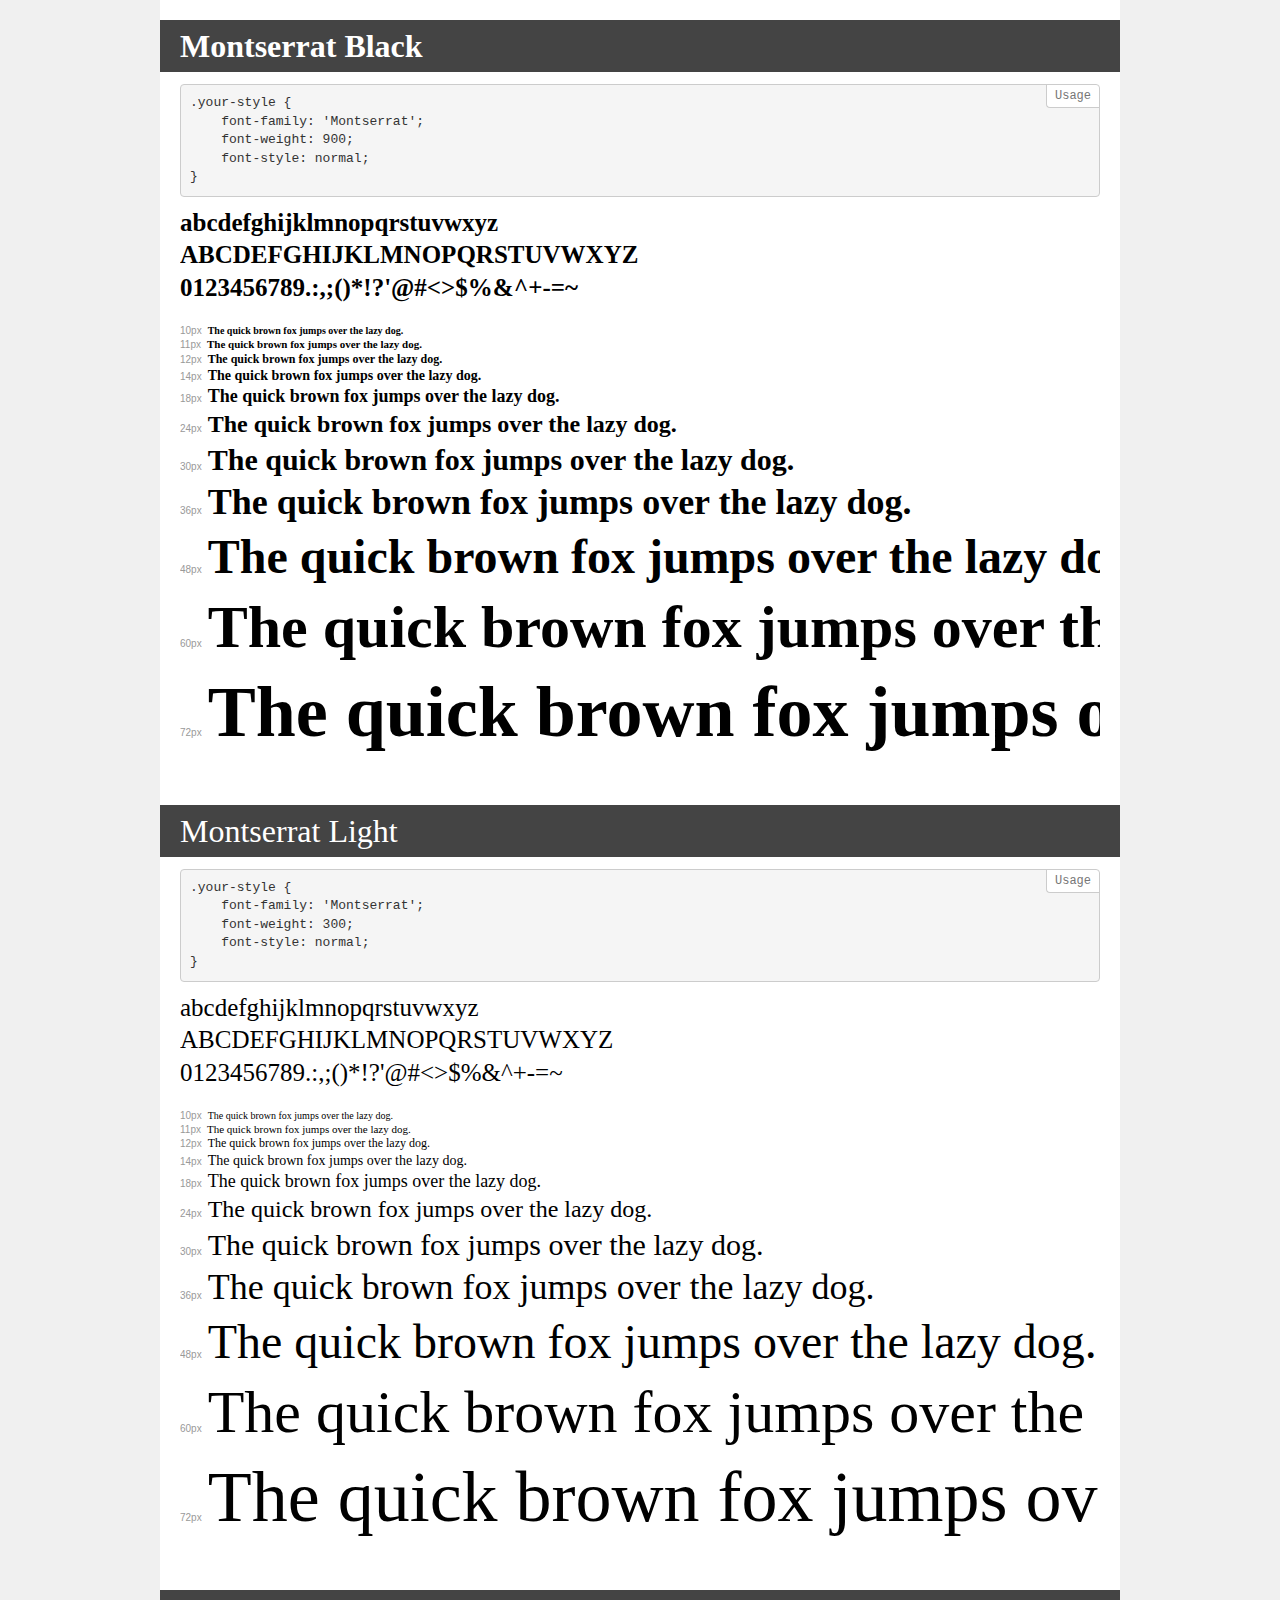
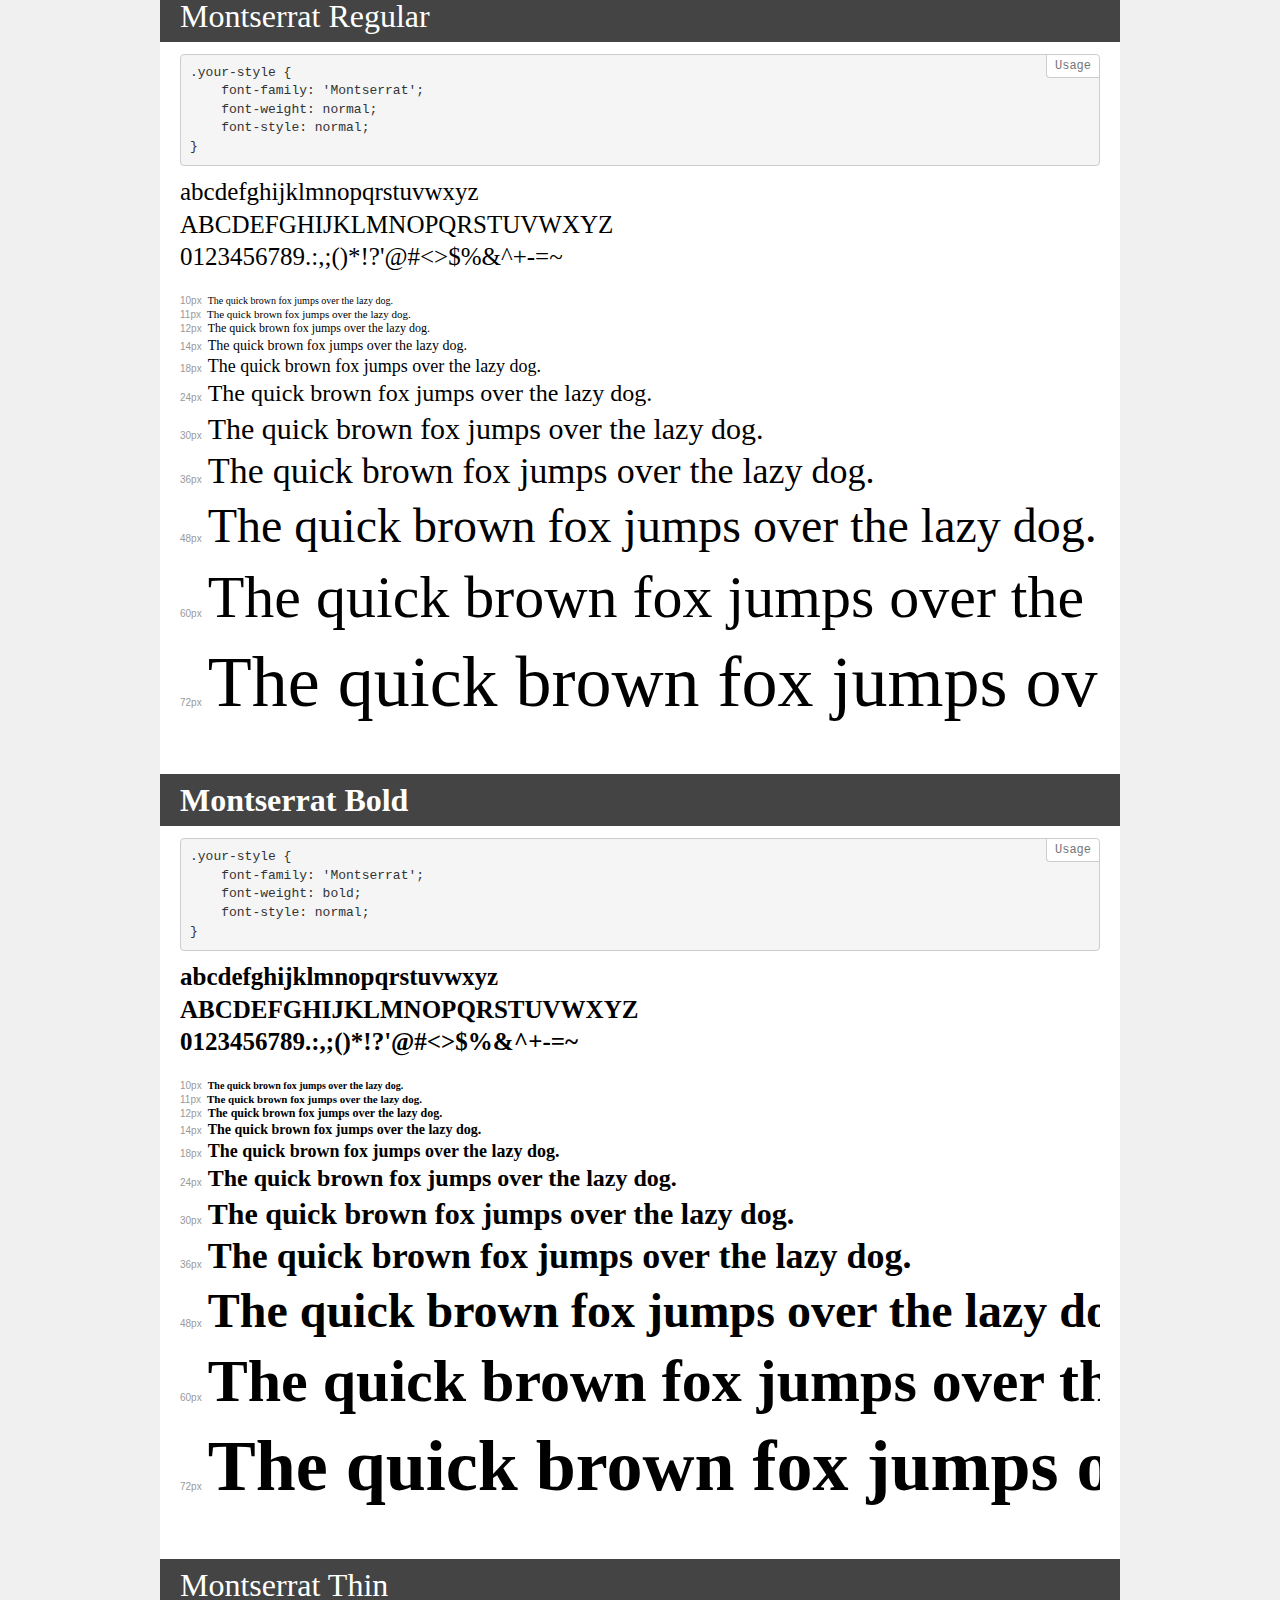
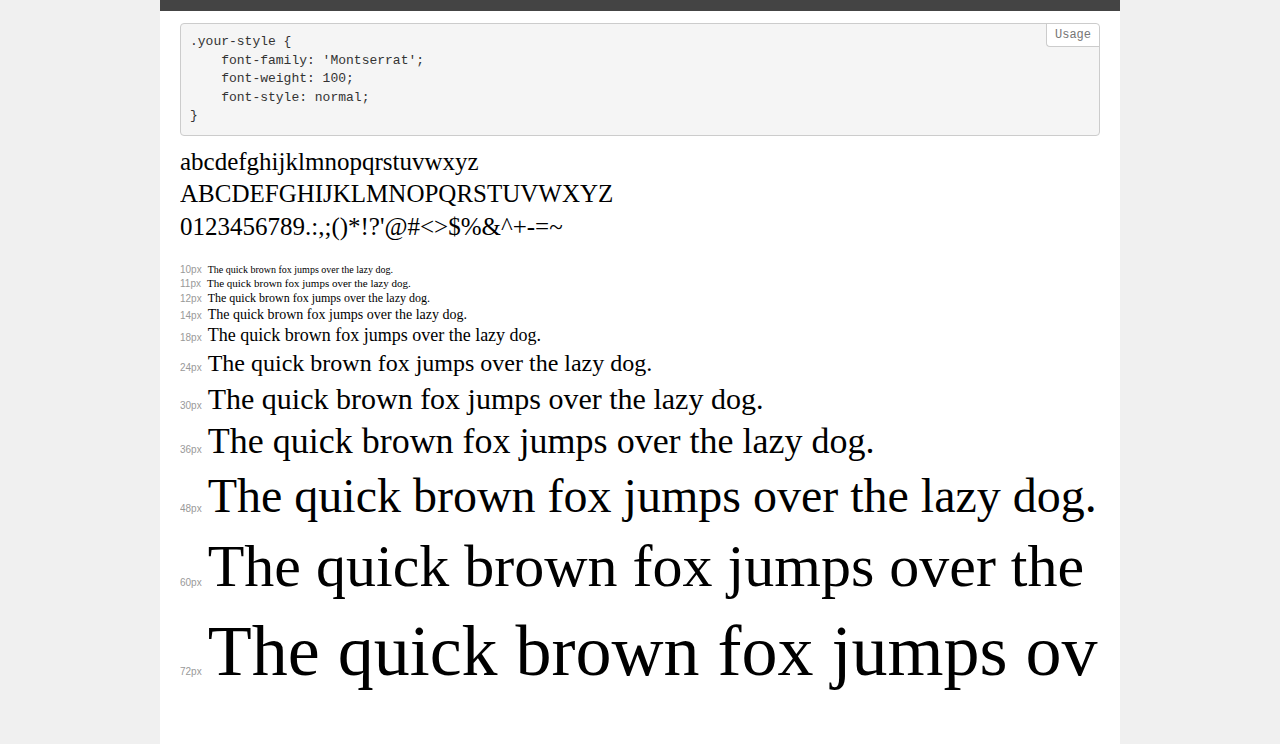
<file: fonts/demo.html>
<!DOCTYPE html>
<html lang="en">
<head>
    <meta charset="utf-8">
    <meta http-equiv="X-UA-Compatible" content="IE=edge">
    <meta name="viewport" content="width=device-width, initial-scale=1">
    <meta name="robots" content="noindex, noarchive">
    <meta name="format-detection" content="telephone=no">
    <title>Transfonter demo</title>
    <link href="stylesheet.css" rel="stylesheet">
    <style>
        /*
        http://meyerweb.com/eric/tools/css/reset/
        v2.0 | 20110126
        License: none (public domain)
        */
        html, body, div, span, applet, object, iframe,
        h1, h2, h3, h4, h5, h6, p, blockquote, pre,
        a, abbr, acronym, address, big, cite, code,
        del, dfn, em, img, ins, kbd, q, s, samp,
        small, strike, strong, sub, sup, tt, var,
        b, u, i, center,
        dl, dt, dd, ol, ul, li,
        fieldset, form, label, legend,
        table, caption, tbody, tfoot, thead, tr, th, td,
        article, aside, canvas, details, embed,
        figure, figcaption, footer, header, hgroup,
        menu, nav, output, ruby, section, summary,
        time, mark, audio, video {
            margin: 0;
            padding: 0;
            border: 0;
            font-size: 100%;
            font: inherit;
            vertical-align: baseline;
        }
        /* HTML5 display-role reset for older browsers */
        article, aside, details, figcaption, figure,
        footer, header, hgroup, menu, nav, section {
            display: block;
        }
        body {
            line-height: 1;
        }
        ol, ul {
            list-style: none;
        }
        blockquote, q {
            quotes: none;
        }
        blockquote:before, blockquote:after,
        q:before, q:after {
            content: '';
            content: none;
        }
        table {
            border-collapse: collapse;
            border-spacing: 0;
        }
        /* demo styles */
        body {
            background: #f0f0f0;
            color: #000;
        }
        .page {
            background: #fff;
            width: 920px;
            margin: 0 auto;
            padding: 20px 20px 0 20px;
            overflow: hidden;
        }
        .font-container {
            overflow-x: auto;
            overflow-y: hidden;
            margin-bottom: 40px;
            line-height: 1.3;
            white-space: nowrap;
            padding-bottom: 5px;
        }
        h1 {
            position: relative;
            background: #444;
            font-size: 32px;
            color: #fff;
            padding: 10px 20px;
            margin: 0 -20px 12px -20px;
        }
        .letters {
            font-size: 25px;
            margin-bottom: 20px;
        }
        .s10:before {
            content: '10px';
        }
        .s11:before {
            content: '11px';
        }
        .s12:before {
            content: '12px';
        }
        .s14:before {
            content: '14px';
        }
        .s18:before {
            content: '18px';
        }
        .s24:before {
            content: '24px';
        }
        .s30:before {
            content: '30px';
        }
        .s36:before {
            content: '36px';
        }
        .s48:before {
            content: '48px';
        }
        .s60:before {
            content: '60px';
        }
        .s72:before {
            content: '72px';
        }
        .s10:before, .s11:before, .s12:before, .s14:before,
        .s18:before, .s24:before, .s30:before, .s36:before,
        .s48:before, .s60:before, .s72:before {
            font-family: Arial, sans-serif;
            font-size: 10px;
            font-weight: normal;
            font-style: normal;
            color: #999;
            padding-right: 6px;
        }
        pre {
            display: block;
            position: relative;
            padding: 9px;
            margin: 0 0 10px;
            font-family: Monaco, Menlo, Consolas, "Courier New", monospace;
            font-size: 13px;
            line-height: 1.428571429;
            color: #333;
            font-weight: normal;
            font-style: normal;
            background-color: #f5f5f5;
            border: 1px solid #ccc;
            overflow-x: auto;
            border-radius: 4px;
        }
        pre:after {
            display: block;
            position: absolute;
            right: 0;
            top: 0;
            content: 'Usage';
            line-height: 1;
            padding: 5px 8px;
            font-size: 12px;
            color: #767676;
            background-color: #fff;
            border: 1px solid #ccc;
            border-right: none;
            border-top: none;
            border-radius: 0 4px 0 4px;
            z-index: 10;
        }
        /* responsive */
        @media (max-width: 959px) {
            .page {
                width: auto;
                margin: 0;
            }
        }
    </style>
</head>
<body>
<div class="page">
    <div class="demo">
        <h1 style="font-family: 'Montserrat'; font-weight: 900; font-style: normal;">Montserrat Black</h1>
        <pre>.your-style {
    font-family: 'Montserrat';
    font-weight: 900;
    font-style: normal;
}</pre>
        <div class="font-container" style="font-family: 'Montserrat'; font-weight: 900; font-style: normal;">
            <p class="letters">
                abcdefghijklmnopqrstuvwxyz<br>
ABCDEFGHIJKLMNOPQRSTUVWXYZ<br>
                0123456789.:,;()*!?'@#<>$%&^+-=~
            </p>
            <p class="s10" style="font-size: 10px;">The quick brown fox jumps over the lazy dog.</p>
            <p class="s11" style="font-size: 11px;">The quick brown fox jumps over the lazy dog.</p>
            <p class="s12" style="font-size: 12px;">The quick brown fox jumps over the lazy dog.</p>
            <p class="s14" style="font-size: 14px;">The quick brown fox jumps over the lazy dog.</p>
            <p class="s18" style="font-size: 18px;">The quick brown fox jumps over the lazy dog.</p>
            <p class="s24" style="font-size: 24px;">The quick brown fox jumps over the lazy dog.</p>
            <p class="s30" style="font-size: 30px;">The quick brown fox jumps over the lazy dog.</p>
            <p class="s36" style="font-size: 36px;">The quick brown fox jumps over the lazy dog.</p>
            <p class="s48" style="font-size: 48px;">The quick brown fox jumps over the lazy dog.</p>
            <p class="s60" style="font-size: 60px;">The quick brown fox jumps over the lazy dog.</p>
            <p class="s72" style="font-size: 72px;">The quick brown fox jumps over the lazy dog.</p>
        </div>
    </div>
    <div class="demo">
        <h1 style="font-family: 'Montserrat'; font-weight: 300; font-style: normal;">Montserrat Light</h1>
        <pre>.your-style {
    font-family: 'Montserrat';
    font-weight: 300;
    font-style: normal;
}</pre>
        <div class="font-container" style="font-family: 'Montserrat'; font-weight: 300; font-style: normal;">
            <p class="letters">
                abcdefghijklmnopqrstuvwxyz<br>
ABCDEFGHIJKLMNOPQRSTUVWXYZ<br>
                0123456789.:,;()*!?'@#<>$%&^+-=~
            </p>
            <p class="s10" style="font-size: 10px;">The quick brown fox jumps over the lazy dog.</p>
            <p class="s11" style="font-size: 11px;">The quick brown fox jumps over the lazy dog.</p>
            <p class="s12" style="font-size: 12px;">The quick brown fox jumps over the lazy dog.</p>
            <p class="s14" style="font-size: 14px;">The quick brown fox jumps over the lazy dog.</p>
            <p class="s18" style="font-size: 18px;">The quick brown fox jumps over the lazy dog.</p>
            <p class="s24" style="font-size: 24px;">The quick brown fox jumps over the lazy dog.</p>
            <p class="s30" style="font-size: 30px;">The quick brown fox jumps over the lazy dog.</p>
            <p class="s36" style="font-size: 36px;">The quick brown fox jumps over the lazy dog.</p>
            <p class="s48" style="font-size: 48px;">The quick brown fox jumps over the lazy dog.</p>
            <p class="s60" style="font-size: 60px;">The quick brown fox jumps over the lazy dog.</p>
            <p class="s72" style="font-size: 72px;">The quick brown fox jumps over the lazy dog.</p>
        </div>
    </div>
    <div class="demo">
        <h1 style="font-family: 'Montserrat'; font-weight: normal; font-style: normal;">Montserrat Regular</h1>
        <pre>.your-style {
    font-family: 'Montserrat';
    font-weight: normal;
    font-style: normal;
}</pre>
        <div class="font-container" style="font-family: 'Montserrat'; font-weight: normal; font-style: normal;">
            <p class="letters">
                abcdefghijklmnopqrstuvwxyz<br>
ABCDEFGHIJKLMNOPQRSTUVWXYZ<br>
                0123456789.:,;()*!?'@#<>$%&^+-=~
            </p>
            <p class="s10" style="font-size: 10px;">The quick brown fox jumps over the lazy dog.</p>
            <p class="s11" style="font-size: 11px;">The quick brown fox jumps over the lazy dog.</p>
            <p class="s12" style="font-size: 12px;">The quick brown fox jumps over the lazy dog.</p>
            <p class="s14" style="font-size: 14px;">The quick brown fox jumps over the lazy dog.</p>
            <p class="s18" style="font-size: 18px;">The quick brown fox jumps over the lazy dog.</p>
            <p class="s24" style="font-size: 24px;">The quick brown fox jumps over the lazy dog.</p>
            <p class="s30" style="font-size: 30px;">The quick brown fox jumps over the lazy dog.</p>
            <p class="s36" style="font-size: 36px;">The quick brown fox jumps over the lazy dog.</p>
            <p class="s48" style="font-size: 48px;">The quick brown fox jumps over the lazy dog.</p>
            <p class="s60" style="font-size: 60px;">The quick brown fox jumps over the lazy dog.</p>
            <p class="s72" style="font-size: 72px;">The quick brown fox jumps over the lazy dog.</p>
        </div>
    </div>
    <div class="demo">
        <h1 style="font-family: 'Montserrat'; font-weight: bold; font-style: normal;">Montserrat Bold</h1>
        <pre>.your-style {
    font-family: 'Montserrat';
    font-weight: bold;
    font-style: normal;
}</pre>
        <div class="font-container" style="font-family: 'Montserrat'; font-weight: bold; font-style: normal;">
            <p class="letters">
                abcdefghijklmnopqrstuvwxyz<br>
ABCDEFGHIJKLMNOPQRSTUVWXYZ<br>
                0123456789.:,;()*!?'@#<>$%&^+-=~
            </p>
            <p class="s10" style="font-size: 10px;">The quick brown fox jumps over the lazy dog.</p>
            <p class="s11" style="font-size: 11px;">The quick brown fox jumps over the lazy dog.</p>
            <p class="s12" style="font-size: 12px;">The quick brown fox jumps over the lazy dog.</p>
            <p class="s14" style="font-size: 14px;">The quick brown fox jumps over the lazy dog.</p>
            <p class="s18" style="font-size: 18px;">The quick brown fox jumps over the lazy dog.</p>
            <p class="s24" style="font-size: 24px;">The quick brown fox jumps over the lazy dog.</p>
            <p class="s30" style="font-size: 30px;">The quick brown fox jumps over the lazy dog.</p>
            <p class="s36" style="font-size: 36px;">The quick brown fox jumps over the lazy dog.</p>
            <p class="s48" style="font-size: 48px;">The quick brown fox jumps over the lazy dog.</p>
            <p class="s60" style="font-size: 60px;">The quick brown fox jumps over the lazy dog.</p>
            <p class="s72" style="font-size: 72px;">The quick brown fox jumps over the lazy dog.</p>
        </div>
    </div>
    <div class="demo">
        <h1 style="font-family: 'Montserrat'; font-weight: 100; font-style: normal;">Montserrat Thin</h1>
        <pre>.your-style {
    font-family: 'Montserrat';
    font-weight: 100;
    font-style: normal;
}</pre>
        <div class="font-container" style="font-family: 'Montserrat'; font-weight: 100; font-style: normal;">
            <p class="letters">
                abcdefghijklmnopqrstuvwxyz<br>
ABCDEFGHIJKLMNOPQRSTUVWXYZ<br>
                0123456789.:,;()*!?'@#<>$%&^+-=~
            </p>
            <p class="s10" style="font-size: 10px;">The quick brown fox jumps over the lazy dog.</p>
            <p class="s11" style="font-size: 11px;">The quick brown fox jumps over the lazy dog.</p>
            <p class="s12" style="font-size: 12px;">The quick brown fox jumps over the lazy dog.</p>
            <p class="s14" style="font-size: 14px;">The quick brown fox jumps over the lazy dog.</p>
            <p class="s18" style="font-size: 18px;">The quick brown fox jumps over the lazy dog.</p>
            <p class="s24" style="font-size: 24px;">The quick brown fox jumps over the lazy dog.</p>
            <p class="s30" style="font-size: 30px;">The quick brown fox jumps over the lazy dog.</p>
            <p class="s36" style="font-size: 36px;">The quick brown fox jumps over the lazy dog.</p>
            <p class="s48" style="font-size: 48px;">The quick brown fox jumps over the lazy dog.</p>
            <p class="s60" style="font-size: 60px;">The quick brown fox jumps over the lazy dog.</p>
            <p class="s72" style="font-size: 72px;">The quick brown fox jumps over the lazy dog.</p>
        </div>
    </div>
</div>
</body>
</html>
</file>
<file: fonts/stylesheet.css>
@font-face {
    font-family: 'Montserrat-Black';
    src: url('Montserrat-Black.woff2') format('woff2'),
        url('Montserrat-Black.woff') format('woff');
    font-weight: 900;
    font-style: normal;
    font-display: swap;
}

@font-face {
    font-family: 'Montserrat-Light';
    src: url('Montserrat-Light.woff2') format('woff2'),
        url('Montserrat-Light.woff') format('woff');
    font-weight: 300;
    font-style: normal;
    font-display: swap;
}

@font-face {
    font-family: 'Montserrat-Regular';
    src: url('Montserrat-Regular.woff2') format('woff2'),
        url('Montserrat-Regular.woff') format('woff');
    font-weight: normal;
    font-style: normal;
    font-display: swap;
}

@font-face {
    font-family: 'Montserrat-Bold';
    src: url('Montserrat-Bold.woff2') format('woff2'),
        url('Montserrat-Bold.woff') format('woff');
    font-weight: bold;
    font-style: normal;
    font-display: swap;
}

@font-face {
    font-family: 'Montserrat-Thin';
    src: url('Montserrat-Thin.woff2') format('woff2'),
        url('Montserrat-Thin.woff') format('woff');
    font-weight: 100;
    font-style: normal;
    font-display: swap;
}
</file>
